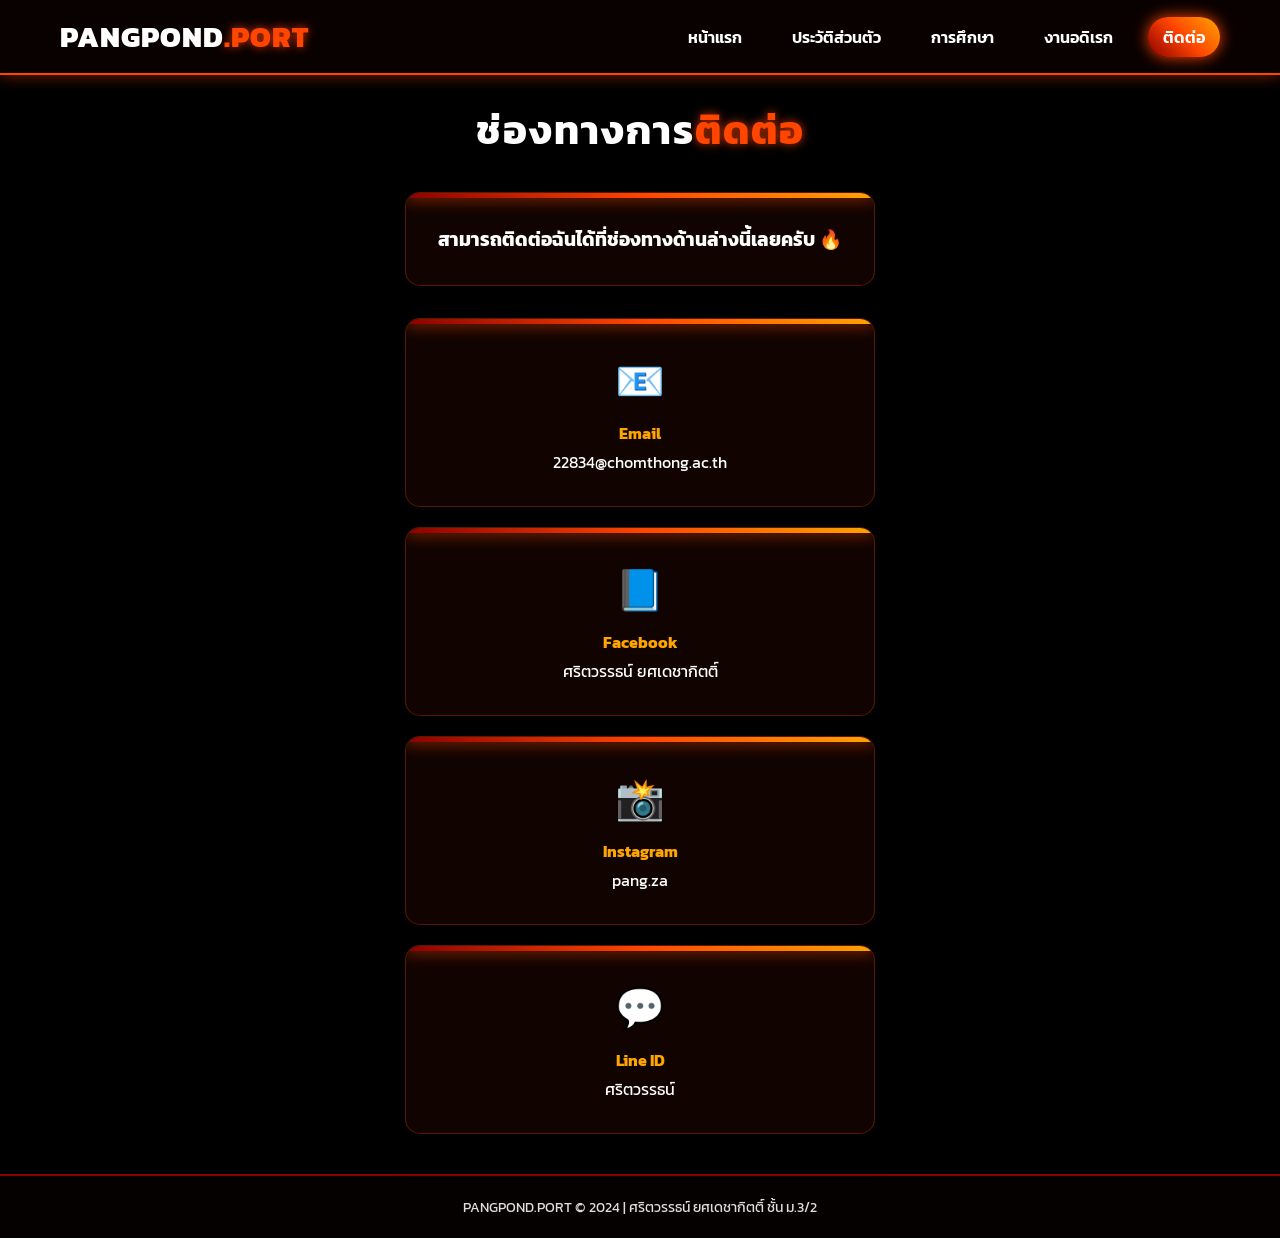
<file: contact.html>
<!DOCTYPE html>
<html lang="th">
<head>
    <meta charset="UTF-8">
    <meta name="viewport" content="width=device-width, initial-scale=1.0">
    <title>Contact - Sarittawat Yotdechakit</title>
    <link rel="stylesheet" href="style.css">
</head>
<body>
    <div class="video-bg">
        <iframe src="https://www.youtube.com/embed/rTtMtX2B9ps?autoplay=1&mute=0&loop=1&playlist=rTtMtX2B9ps&controls=0&showinfo=0" frameborder="0" allow="autoplay; encrypted-media" allowfullscreen></iframe>
    </div>
    <div class="fire-border"></div>

    <header>
        <nav>
            <div class="logo">PANGPOND<span class="highlight">.PORT</span></div>
            <ul class="nav-links">
                <li><a href="index.html">หน้าแรก</a></li>
                <li><a href="profile.html">ประวัติส่วนตัว</a></li>
                <li><a href="education.html">การศึกษา</a></li>
                <li><a href="hobby.html">งานอดิเรก</a></li>
                <li><a href="contact.html" class="active">ติดต่อ</a></li>
            </ul>
        </nav>
    </header>

    <main class="container">
        <h2 class="page-title">ช่องทางการ<span class="highlight">ติดต่อ</span></h2>
        
        <div class="contact-wrapper">
            <div class="contact-header glass-card lava-box text-center mb-2">
                <h3>สามารถติดต่อฉันได้ที่ช่องทางด้านล่างนี้เลยครับ 🔥</h3>
            </div>

            <div class="contact-grid">
                <a href="mailto:22834@chomthong.ac.th" class="contact-card glass-card lava-box">
                    <div class="contact-icon">📧</div>
                    <h4>Email</h4>
                    <p>22834@chomthong.ac.th</p>
                </a>

                <div class="contact-card glass-card lava-box">
                    <div class="contact-icon">📘</div>
                    <h4>Facebook</h4>
                    <p>ศริตวรรธน์ ยศเดชากิตติ์</p>
                </div>

                <div class="contact-card glass-card lava-box">
                    <div class="contact-icon">📸</div>
                    <h4>Instagram</h4>
                    <p>pang.za</p>
                </div>

                <div class="contact-card glass-card lava-box">
                    <div class="contact-icon">💬</div>
                    <h4>Line ID</h4>
                    <p>ศริตวรรธน์</p>
                </div>
            </div>
        </div>
    </main>

    <footer>
        <p>PANGPOND.PORT © 2024 | ศริตวรรธน์ ยศเดชากิตติ์ ชั้น ม.3/2</p>
    </footer>

    <script>
        document.addEventListener('click', function(e) {
            let explosion = document.createElement('div');
            explosion.className = 'magma-explosion';
            explosion.style.left = e.pageX + 'px';
            explosion.style.top = e.pageY + 'px';
            document.body.appendChild(explosion);
            setTimeout(() => { explosion.remove(); }, 600);
        });
    </script>
</body>
</html>
</file>
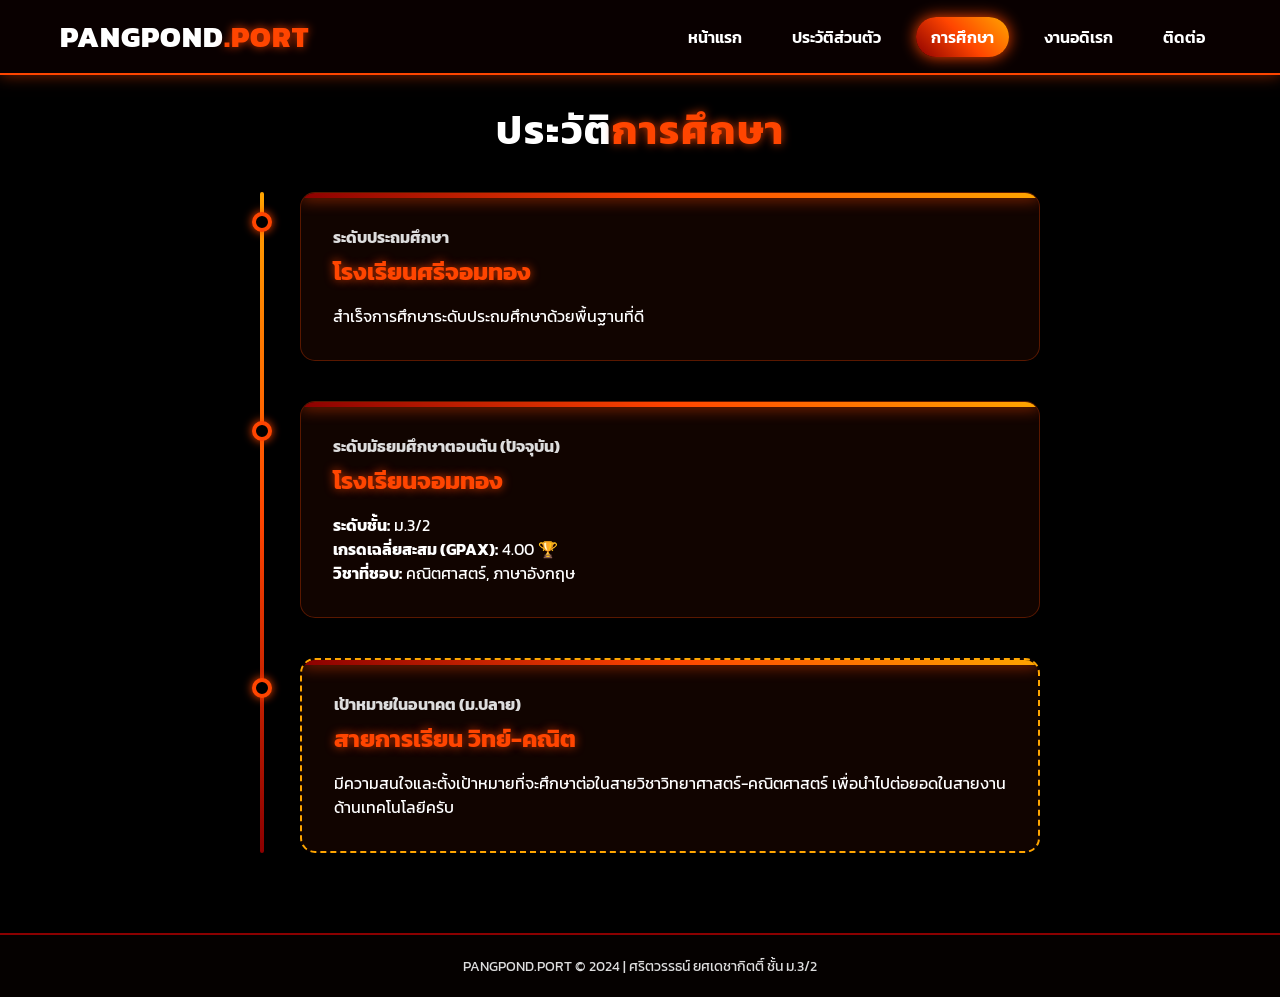
<file: education.html>
<!DOCTYPE html>
<html lang="th">
<head>
    <meta charset="UTF-8">
    <meta name="viewport" content="width=device-width, initial-scale=1.0">
    <title>Education - Sarittawat Yotdechakit</title>
    <link rel="stylesheet" href="style.css">
</head>
<body>
    <div class="video-bg">
        <iframe src="https://www.youtube.com/embed/rTtMtX2B9ps?autoplay=1&mute=0&loop=1&playlist=rTtMtX2B9ps&controls=0&showinfo=0" frameborder="0" allow="autoplay; encrypted-media" allowfullscreen></iframe>
    </div>
    <div class="fire-border"></div>

    <header>
        <nav>
            <div class="logo">PANGPOND<span class="highlight">.PORT</span></div>
            <ul class="nav-links">
                <li><a href="index.html">หน้าแรก</a></li>
                <li><a href="profile.html">ประวัติส่วนตัว</a></li>
                <li><a href="education.html" class="active">การศึกษา</a></li>
                <li><a href="hobby.html">งานอดิเรก</a></li>
                <li><a href="contact.html">ติดต่อ</a></li>
            </ul>
        </nav>
    </header>

    <main class="container">
        <h2 class="page-title">ประวัติ<span class="highlight">การศึกษา</span></h2>

        <div class="timeline">
            <div class="timeline-item">
                <div class="timeline-dot"></div>
                <div class="timeline-content glass-card lava-box">
                    <h3>ระดับประถมศึกษา</h3>
                    <h4 class="highlight">โรงเรียนศรีจอมทอง</h4>
                    <p>สำเร็จการศึกษาระดับประถมศึกษาด้วยพื้นฐานที่ดี</p>
                </div>
            </div>
            
            <div class="timeline-item">
                <div class="timeline-dot"></div>
                <div class="timeline-content glass-card lava-box">
                    <h3>ระดับมัธยมศึกษาตอนต้น (ปัจจุบัน)</h3>
                    <h4 class="highlight">โรงเรียนจอมทอง</h4>
                    <p><strong>ระดับชั้น:</strong> ม.3/2</p>
                    <p><strong>เกรดเฉลี่ยสะสม (GPAX):</strong> 4.00 🏆</p>
                    <p><strong>วิชาที่ชอบ:</strong> คณิตศาสตร์, ภาษาอังกฤษ</p>
                </div>
            </div>

            <div class="timeline-item">
                <div class="timeline-dot"></div>
                <div class="timeline-content glass-card lava-box outline-card">
                    <h3>เป้าหมายในอนาคต (ม.ปลาย)</h3>
                    <h4 class="highlight">สายการเรียน วิทย์-คณิต</h4>
                    <p>มีความสนใจและตั้งเป้าหมายที่จะศึกษาต่อในสายวิชาวิทยาศาสตร์-คณิตศาสตร์ เพื่อนำไปต่อยอดในสายงานด้านเทคโนโลยีครับ</p>
                </div>
            </div>
        </div>
    </main>

    <footer>
        <p>PANGPOND.PORT © 2024 | ศริตวรรธน์ ยศเดชากิตติ์ ชั้น ม.3/2</p>
    </footer>

    <script>
        document.addEventListener('click', function(e) {
            let explosion = document.createElement('div');
            explosion.className = 'magma-explosion';
            explosion.style.left = e.pageX + 'px';
            explosion.style.top = e.pageY + 'px';
            document.body.appendChild(explosion);
            setTimeout(() => { explosion.remove(); }, 600);
        });
    </script>
</body>
</html>
</file>
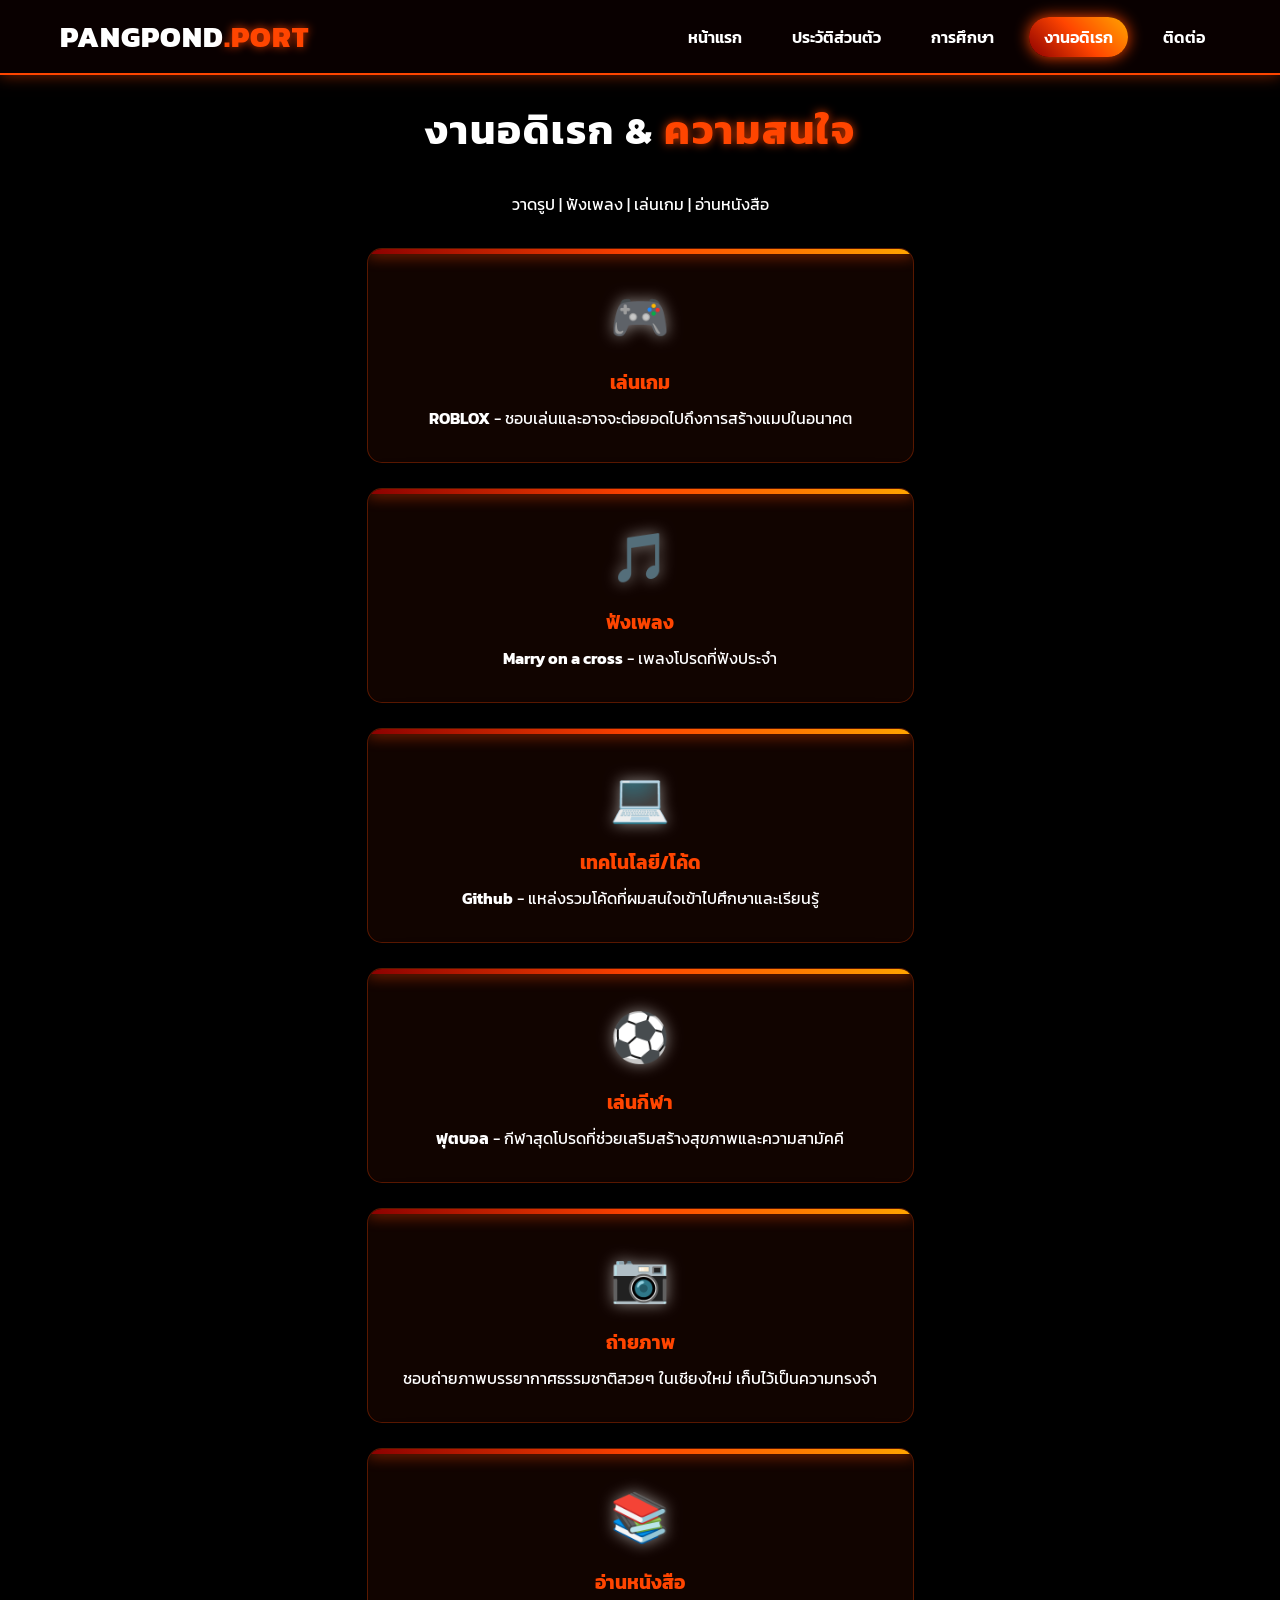
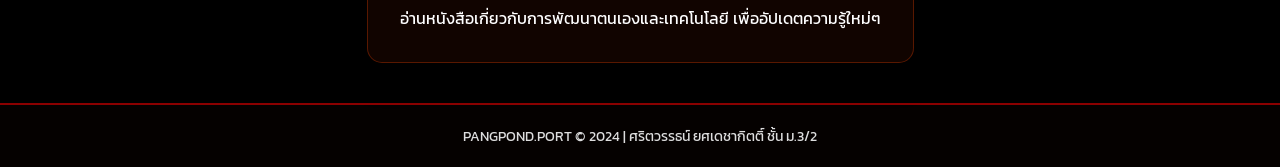
<file: hobby.html>
<!DOCTYPE html>
<html lang="th">
<head>
    <meta charset="UTF-8">
    <meta name="viewport" content="width=device-width, initial-scale=1.0">
    <title>Hobbies - Sarittawat Yotdechakit</title>
    <link rel="stylesheet" href="style.css">
</head>
<body>
    <div class="video-bg">
        <iframe src="https://www.youtube.com/embed/rTtMtX2B9ps?autoplay=1&mute=0&loop=1&playlist=rTtMtX2B9ps&controls=0&showinfo=0" frameborder="0" allow="autoplay; encrypted-media" allowfullscreen></iframe>
    </div>
    <div class="fire-border"></div>

    <header>
        <nav>
            <div class="logo">PANGPOND<span class="highlight">.PORT</span></div>
            <ul class="nav-links">
                <li><a href="index.html">หน้าแรก</a></li>
                <li><a href="profile.html">ประวัติส่วนตัว</a></li>
                <li><a href="education.html">การศึกษา</a></li>
                <li><a href="hobby.html" class="active">งานอดิเรก</a></li>
                <li><a href="contact.html">ติดต่อ</a></li>
            </ul>
        </nav>
    </header>

    <main class="container">
        <h2 class="page-title">งานอดิเรก & <span class="highlight">ความสนใจ</span></h2>
        <p class="text-center mb-2">วาดรูป | ฟังเพลง | เล่นเกม | อ่านหนังสือ</p>

        <div class="hobby-grid">
            <div class="hobby-card glass-card lava-box">
                <div class="hobby-icon">🎮</div>
                <h3>เล่นเกม</h3>
                <p><strong>ROBLOX</strong> - ชอบเล่นและอาจจะต่อยอดไปถึงการสร้างแมปในอนาคต</p>
            </div>

            <div class="hobby-card glass-card lava-box">
                <div class="hobby-icon">🎵</div>
                <h3>ฟังเพลง</h3>
                <p><strong>Marry on a cross</strong> - เพลงโปรดที่ฟังประจำ</p>
            </div>

            <div class="hobby-card glass-card lava-box">
                <div class="hobby-icon">💻</div>
                <h3>เทคโนโลยี/โค้ด</h3>
                <p><strong>Github</strong> - แหล่งรวมโค้ดที่ผมสนใจเข้าไปศึกษาและเรียนรู้</p>
            </div>

            <div class="hobby-card glass-card lava-box">
                <div class="hobby-icon">⚽</div>
                <h3>เล่นกีฬา</h3>
                <p><strong>ฟุตบอล</strong> - กีฬาสุดโปรดที่ช่วยเสริมสร้างสุขภาพและความสามัคคี</p>
            </div>

            <div class="hobby-card glass-card lava-box">
                <div class="hobby-icon">📷</div>
                <h3>ถ่ายภาพ</h3>
                <p>ชอบถ่ายภาพบรรยากาศธรรมชาติสวยๆ ในเชียงใหม่ เก็บไว้เป็นความทรงจำ</p>
            </div>

            <div class="hobby-card glass-card lava-box">
                <div class="hobby-icon">📚</div>
                <h3>อ่านหนังสือ</h3>
                <p>อ่านหนังสือเกี่ยวกับการพัฒนาตนเองและเทคโนโลยี เพื่ออัปเดตความรู้ใหม่ๆ</p>
            </div>
        </div>
    </main>

    <footer>
        <p>PANGPOND.PORT © 2024 | ศริตวรรธน์ ยศเดชากิตติ์ ชั้น ม.3/2</p>
    </footer>

    <script>
        document.addEventListener('click', function(e) {
            let explosion = document.createElement('div');
            explosion.className = 'magma-explosion';
            explosion.style.left = e.pageX + 'px';
            explosion.style.top = e.pageY + 'px';
            document.body.appendChild(explosion);
            setTimeout(() => { explosion.remove(); }, 600);
        });
    </script>
</body>
</html>
</file>
<file: style.css>
/* =========================================
   1. Google Fonts & Base Setup
========================================= */
@import url('https://fonts.googleapis.com/css2?family=Kanit:wght@300;400;600;800&display=swap');

* {
    margin: 0;
    padding: 0;
    box-sizing: border-box;
    font-family: 'Kanit', sans-serif;
    /* Custom Cursor: Fire Claw */
    cursor: url('https://cur.cursors-4u.net/games/gam-14/gam1302.cur'), auto; 
}

:root {
    --primary-color: #FF4500; /* Orange Red */
    --secondary-color: #FFA500; /* Orange */
    --dark-bg: rgba(20, 5, 0, 0.85); /* Dark Glass */
    --text-light: #ffffff;
    --text-muted: #dddddd;
    --lava-gradient: linear-gradient(45deg, #8B0000, #FF4500, #FFA500);
}

body {
    background-color: #000;
    color: var(--text-light);
    overflow-x: hidden;
    min-height: 100vh;
    display: flex;
    flex-direction: column;
}

/* =========================================
   2. Background & Fire Effects
========================================= */
.video-bg {
    position: fixed;
    top: 0;
    left: 0;
    width: 100vw;
    height: 100vh;
    z-index: -2;
    overflow: hidden;
    background: #000;
}
.video-bg iframe {
    width: 100vw;
    height: 56.25vw; /* 16:9 Aspect Ratio */
    min-height: 100vh;
    min-width: 177.77vh; /* 16:9 Aspect Ratio */
    position: absolute;
    top: 50%;
    left: 50%;
    transform: translate(-50%, -50%);
    pointer-events: none;
    opacity: 0.8; /* ให้สว่างแต่พอดี */
}

/* เปลวไฟขอบจอ */
.fire-border {
    position: fixed;
    bottom: 0;
    left: 0;
    width: 100%;
    height: 150px;
    background: url('https://i.gifer.com/origin/79/791b8979efec10e352ab5f7935de984e_w200.gif') repeat-x bottom;
    background-size: contain;
    z-index: -1;
    opacity: 0.7;
    pointer-events: none;
    mix-blend-mode: screen;
}

/* Magma Explosion on Click */
.magma-explosion {
    position: absolute;
    width: 50px;
    height: 50px;
    background: radial-gradient(circle, #ffea00 0%, #ff4500 40%, #8b0000 80%, transparent 100%);
    border-radius: 50%;
    transform: translate(-50%, -50%) scale(0);
    pointer-events: none;
    z-index: 9999;
    animation: explode 0.6s ease-out forwards;
    box-shadow: 0 0 20px #ff4500, 0 0 40px #ff0000;
}

@keyframes explode {
    0% { transform: translate(-50%, -50%) scale(0); opacity: 1; }
    50% { opacity: 0.8; }
    100% { transform: translate(-50%, -50%) scale(4); opacity: 0; }
}

/* =========================================
   3. Typography & Utilities
========================================= */
a { text-decoration: none; color: inherit; cursor: inherit; }
li { list-style: none; }
.highlight { color: var(--primary-color); text-shadow: 0 0 10px rgba(255, 69, 0, 0.8); }
.text-center { text-align: center; }
.mt-1 { margin-top: 1rem; }
.mt-2 { margin-top: 2rem; }
.mb-2 { margin-bottom: 2rem; }
.container { max-width: 1100px; margin: 100px auto 40px; padding: 0 20px; flex-grow: 1; }
.page-title { text-align: center; font-size: 2.5rem; margin-bottom: 2rem; text-transform: uppercase; letter-spacing: 2px; }

/* =========================================
   4. Glassmorphism & Lava Cards
========================================= */
.glass-card {
    background: var(--dark-bg);
    backdrop-filter: blur(8px);
    -webkit-backdrop-filter: blur(8px);
    border: 1px solid rgba(255, 69, 0, 0.3);
    border-radius: 15px;
    padding: 2rem;
    box-shadow: 0 8px 32px rgba(0, 0, 0, 0.5);
    position: relative;
    overflow: hidden;
}

/* Lava Drip Effect (หยดลาวา) */
.lava-box::after {
    content: '';
    position: absolute;
    top: 0; left: 0;
    width: 100%; height: 5px;
    background: var(--lava-gradient);
    box-shadow: 0 0 15px var(--primary-color);
    animation: lavaFlow 3s infinite alternate ease-in-out;
}
@keyframes lavaFlow {
    0% { filter: hue-rotate(0deg); box-shadow: 0 0 10px #FF4500, 0 5px 5px #FF0000; }
    100% { filter: hue-rotate(-20deg); box-shadow: 0 0 20px #FFA500, 0 8px 10px #FF4500; }
}

/* =========================================
   5. Navigation Bar
========================================= */
header {
    position: fixed;
    top: 0; width: 100%;
    background: rgba(10, 0, 0, 0.9);
    backdrop-filter: blur(10px);
    z-index: 1000;
    border-bottom: 2px solid var(--primary-color);
    box-shadow: 0 0 15px rgba(255, 69, 0, 0.5);
}
nav {
    display: flex;
    justify-content: space-between;
    align-items: center;
    max-width: 1200px;
    margin: 0 auto;
    padding: 15px 20px;
}
.logo { font-size: 1.8rem; font-weight: 800; letter-spacing: 1px; }
.nav-links { display: flex; gap: 20px; }
.nav-links a {
    font-size: 1rem;
    font-weight: 600;
    padding: 8px 15px;
    border-radius: 20px;
    transition: all 0.3s ease;
}
.nav-links a:hover, .nav-links a.active {
    background: var(--lava-gradient);
    color: #fff;
    box-shadow: 0 0 15px var(--primary-color);
}

/* =========================================
   6. Hero Section (Index)
========================================= */
.hero-section {
    display: flex;
    align-items: center;
    justify-content: space-between;
    max-width: 1100px;
    margin: 120px auto 40px;
    padding: 0 20px;
    gap: 40px;
    min-height: 70vh;
}
.hero-content { flex: 1; animation: slideUp 1s ease; }
.hero-content h1 { font-size: 3rem; margin-bottom: 10px; }
.hero-content h2 { font-size: 2rem; color: var(--text-muted); margin-bottom: 15px; }
.tagline { font-size: 1.2rem; font-style: italic; margin-bottom: 20px; color: var(--secondary-color); }
.quote-box {
    background: rgba(255, 69, 0, 0.2);
    border-left: 4px solid var(--primary-color);
    padding: 10px 15px;
    margin-bottom: 25px;
    border-radius: 0 10px 10px 0;
}
.btn-group { display: flex; gap: 15px; }
.btn {
    padding: 10px 25px;
    border-radius: 30px;
    font-weight: 600;
    transition: 0.3s;
    text-transform: uppercase;
}
.btn-primary {
    background: var(--lava-gradient);
    box-shadow: 0 4px 15px rgba(255, 69, 0, 0.6);
}
.btn-primary:hover { transform: translateY(-3px); box-shadow: 0 6px 20px rgba(255, 69, 0, 0.9); }
.btn-outline {
    border: 2px solid var(--primary-color);
    background: transparent;
}
.btn-outline:hover { background: var(--primary-color); box-shadow: 0 4px 15px rgba(255, 69, 0, 0.6); }

.hero-image { flex: 1; display: flex; justify-content: center; animation: fadeIn 1.5s ease; }
.img-wrapper {
    width: 350px; height: 350px;
    border-radius: 50%;
    padding: 10px;
    background: var(--lava-gradient);
    box-shadow: 0 0 30px rgba(255, 69, 0, 0.8);
    position: relative;
}
.img-wrapper img {
    width: 100%; height: 100%;
    border-radius: 50%;
    object-fit: cover;
    border: 4px solid #111;
}

/* =========================================
   7. Profile Section
========================================= */
.profile-section { display: flex; gap: 30px; animation: slideUp 1s ease; }
.profile-left { flex: 1; text-align: center; }
.profile-img-large {
    width: 250px; height: 250px;
    border-radius: 20px;
    object-fit: cover;
    border: 3px solid var(--primary-color);
    box-shadow: 0 0 20px rgba(255, 69, 0, 0.5);
}
.profile-right { flex: 2; display: flex; flex-direction: column; }
.info-grid { display: grid; grid-template-columns: 1fr 1fr; gap: 20px; }
.info-item { display: flex; flex-direction: column; gap: 5px; }
.info-item .label { color: var(--secondary-color); font-size: 0.9rem; text-transform: uppercase; }
.info-item .value { font-size: 1.1rem; font-weight: 600; }
.about-text { line-height: 1.8; color: var(--text-muted); margin-top: 10px; }

/* =========================================
   8. Education Timeline
========================================= */
.timeline { position: relative; max-width: 800px; margin: 0 auto; animation: slideUp 1s ease; }
.timeline::before {
    content: ''; position: absolute;
    width: 4px; background: var(--lava-gradient);
    top: 0; bottom: 0; left: 20px;
    border-radius: 2px;
}
.timeline-item { position: relative; margin-bottom: 40px; padding-left: 60px; }
.timeline-dot {
    position: absolute; left: 12px; top: 20px;
    width: 20px; height: 20px;
    background: #000; border: 4px solid var(--primary-color);
    border-radius: 50%; box-shadow: 0 0 10px var(--primary-color);
}
.timeline-content h3 { color: var(--text-muted); font-size: 1rem; margin-bottom: 5px; }
.timeline-content h4 { font-size: 1.5rem; margin-bottom: 15px; }
.outline-card { border: 2px dashed var(--secondary-color); }

/* =========================================
   9. Hobby Grid
========================================= */
.hobby-grid {
    display: grid; grid-template-columns: repeat(auto-fit, minmax(300px, 1fr));
    gap: 25px; animation: fadeIn 1s ease;
}
.hobby-card { text-align: center; transition: all 0.4s ease; }
.hobby-card:hover {
    transform: translateY(-10px) scale(1.02);
    box-shadow: 0 15px 40px rgba(255, 69, 0, 0.7);
    border-color: var(--secondary-color);
}
.hobby-icon { font-size: 3rem; margin-bottom: 15px; text-shadow: 0 0 15px rgba(255, 255, 255, 0.5); }
.hobby-card h3 { color: var(--primary-color); margin-bottom: 10px; }

/* =========================================
   10. Contact Section
========================================= */
.contact-wrapper { max-width: 800px; margin: 0 auto; animation: slideUp 1s ease; }
.contact-grid { display: grid; grid-template-columns: repeat(auto-fit, minmax(250px, 1fr)); gap: 20px; }
.contact-card { text-align: center; display: block; transition: 0.3s; }
.contact-card:hover { transform: translateY(-5px); box-shadow: 0 10px 25px rgba(255, 69, 0, 0.6); }
.contact-icon { font-size: 2.5rem; margin-bottom: 10px; }
.contact-card h4 { color: var(--secondary-color); margin-bottom: 5px; }

/* =========================================
   11. Footer
========================================= */
footer {
    background: #050100;
    text-align: center; padding: 20px;
    border-top: 2px solid #8B0000;
    margin-top: auto;
}
footer p { color: var(--text-muted); font-size: 0.9rem; }

/* =========================================
   12. Animations
========================================= */
@keyframes slideUp {
    from { opacity: 0; transform: translateY(40px); }
    to { opacity: 1; transform: translateY(0); }
}
@keyframes fadeIn {
    from { opacity: 0; }
    to { opacity: 1; }
}

/* =========================================
   13. Responsive Design
========================================= */
@media (max-width: 768px) {
    .nav-links { display: none; /* สำหรับมือถือจริงๆ ควรทำ Hamburger menu แต่นี่จัดแบบง่ายให้ก่อน */ }
    nav { justify-content: center; flex-direction: column; gap: 10px; }
    .nav-links { display: flex; flex-wrap: wrap; justify-content: center; font-size: 0.8rem; gap: 10px; }
    .nav-links a { padding: 5px 10px; }
    
    .hero-section { flex-direction: column-reverse; text-align: center; margin-top: 150px; }
    .btn-group { justify-content: center; }
    .img-wrapper { width: 250px; height: 250px; }
    
    .profile-section { flex-direction: column; }
    .info-grid { grid-template-columns: 1fr; }
}
</file>
